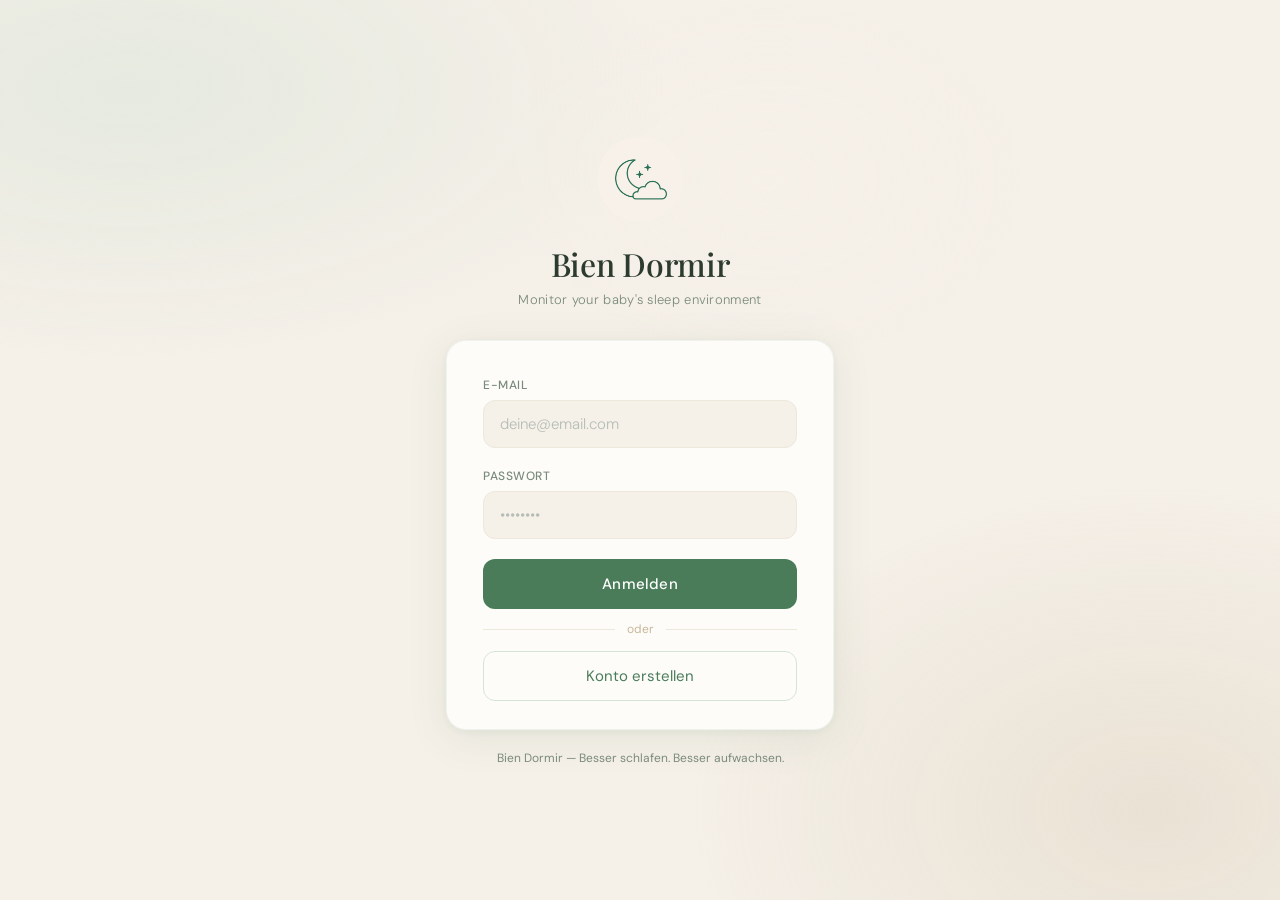
<file: index.html>
<!-- index.html
     Einstiegspunkt der WebApp. Leitet via Meta-Refresh sofort zu login.html weiter.
-->

<!DOCTYPE html>
<html lang="de">
<head>
  <meta charset="UTF-8" />
  <meta http-equiv="refresh" content="0; url=login.html" />
  <title>Bien Dormir</title>
</head>
<body></body>
</html>
</file>
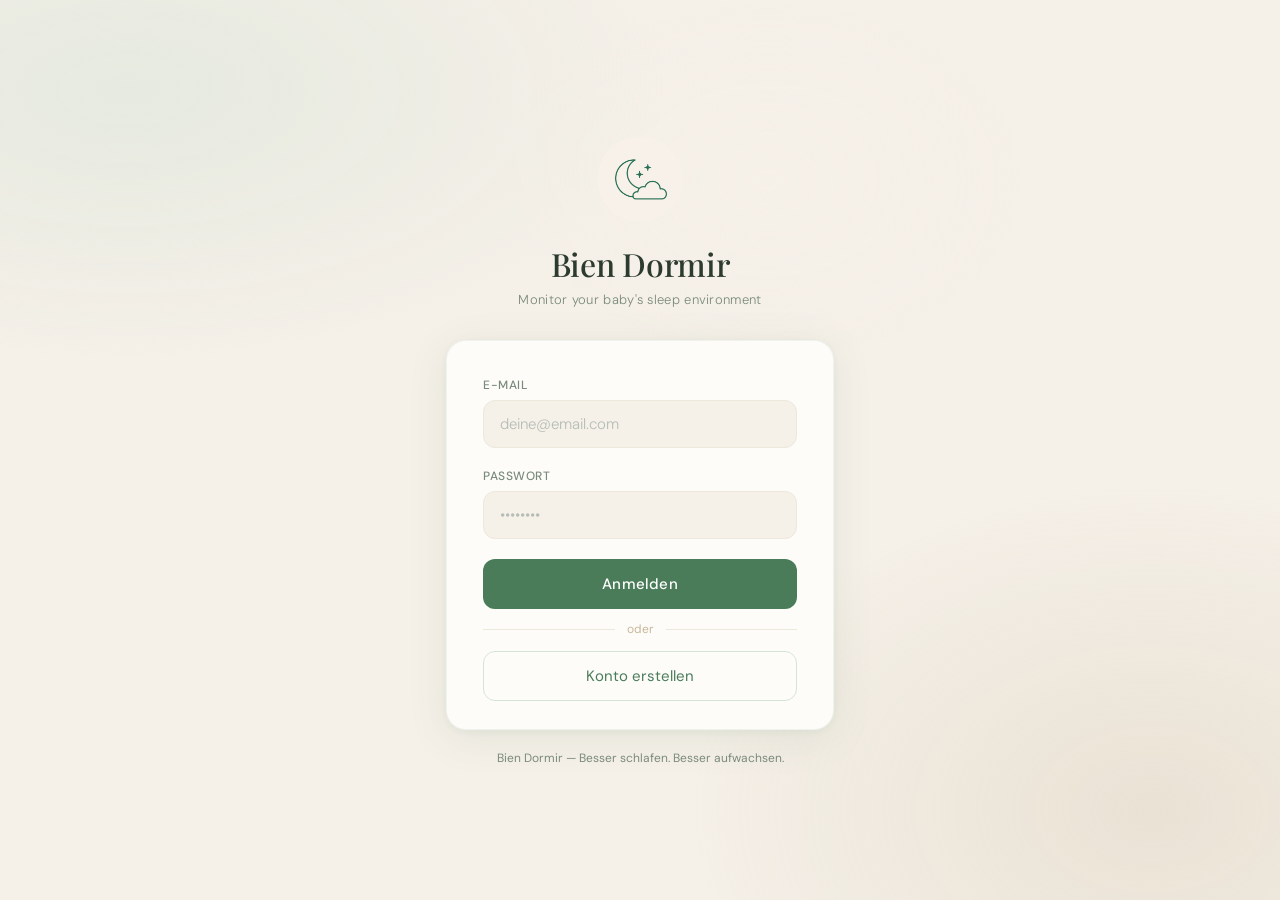
<file: login.html>
<!-- login.html
     Startseite nach dem Index-Redirect. Zeigt das Login-Formular mit Email und Passwort.
     Verlinkt zu register.html für neue Benutzer.
     Abhängigkeiten: css/style.css, js/login.js
-->
     
<!DOCTYPE html>
<html lang="de">
<head>
  <meta charset="UTF-8" />
  <meta name="viewport" content="width=device-width, initial-scale=1.0"/>
  <title>Bien Dormir — Login</title>
  <link rel="preconnect" href="https://fonts.googleapis.com">
  <link href="https://fonts.googleapis.com/css2?family=Playfair+Display:ital,wght@0,400;0,500;1,400&family=DM+Sans:wght@300;400;500&display=swap" rel="stylesheet">
  <link rel="stylesheet" href="css/style.css" />
</head>
<body class="page-auth">
  <div class="wrapper">

    <!-- Brand -->
    <div class="brand">
      <div class="logo-circle">
        <!-- Logo-Platzhalter: ersetze dieses img-Tag mit eurem Logo -->
        <img src="img/logo.png" alt="Bien Dormir Logo" class="logo-img" />
      </div>
      <h1>Bien Dormir</h1>
      <p>Monitor your baby's sleep environment</p>
    </div>

    <!-- Card -->
    <div class="card">
      <div id="errorMsg" class="error-msg" role="alert"></div>

      <form id="loginForm" novalidate>
        <div class="field">
          <label for="email">E-Mail</label>
          <input type="email" id="email" placeholder="deine@email.com" autocomplete="email" required />
        </div>
        <div class="field">
          <label for="password">Passwort</label>
          <input type="password" id="password" placeholder="••••••••" autocomplete="current-password" required />
        </div>
        <button type="submit" class="btn-primary" id="loginBtn">Anmelden</button>
      </form>

      <div class="divider">oder</div>
      <a href="register.html" class="btn-secondary">Konto erstellen</a>
    </div>

    <p class="footer-note">Bien Dormir &mdash; Besser schlafen. Besser aufwachsen.</p>
  </div>

  <script src="js/login.js"></script>

</body>
</html>
</file>
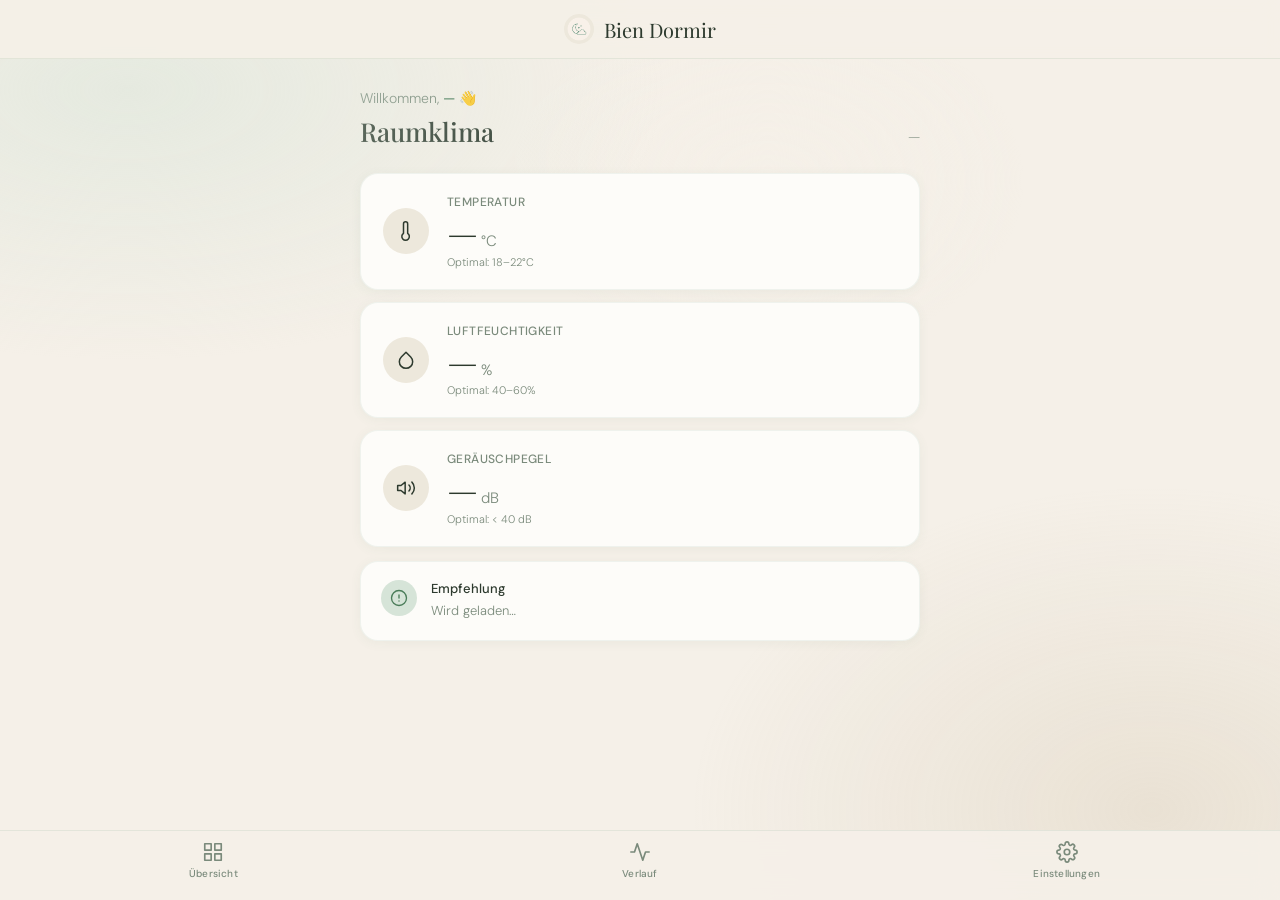
<file: monitor.html>
<!-- monitor.html
     Hauptseite nach dem Login. Zeigt Live-Sensordaten (Temperatur, Luftfeuchtigkeit, Geräuschpegel)
     sowie eine persönliche Empfehlung basierend auf den Grenzwerten des Users.
     Abhängigkeiten: css/style.css, js/monitor.js
-->

<!DOCTYPE html>
<html lang="de">
<head>
  <meta charset="UTF-8" />
  <meta name="viewport" content="width=device-width, initial-scale=1.0"/>
  <title>Bien Dormir — Monitor</title>
  <link rel="preconnect" href="https://fonts.googleapis.com">
  <link href="https://fonts.googleapis.com/css2?family=Playfair+Display:wght@400;500&family=DM+Sans:wght@300;400;500&display=swap" rel="stylesheet">
  <link rel="stylesheet" href="css/style.css" />
</head>
<body class="page-monitor">

  <!-- Header -->
  <header class="header">
    <div class="header-inner">
      <img src="img/logo.png" alt="Logo" class="header-logo" />
      <span class="header-title">Bien Dormir</span>
    </div>
  </header>

  <!-- Main -->
  <main class="monitor-main">

    <div class="welcome-row">
      <span class="welcome-text">Willkommen, <span id="userName">—</span> 👋</span>
    </div>
    <div class="page-title-row">
      <h1>Raumklima</h1>
      <span class="page-time" id="pageTime">—</span>
    </div>

    <!-- Sensor Cards -->
    <div class="sensor-grid">

      <div class="sensor-card" id="card-temp">
        <div class="sensor-icon-wrap">
          <svg viewBox="0 0 24 24" fill="none" stroke="currentColor" stroke-width="1.8" stroke-linecap="round" stroke-linejoin="round">
            <path d="M14 14.76V3.5a2.5 2.5 0 0 0-5 0v11.26a4.5 4.5 0 1 0 5 0z"/>
          </svg>
        </div>
        <div class="sensor-info">
          <div class="sensor-label">Temperatur</div>
          <div class="sensor-value"><span id="tempValue">—</span><span class="sensor-unit">°C</span></div>
          <div class="sensor-range">Optimal: 18–22°C</div>
        </div>
      </div>

      <div class="sensor-card" id="card-humidity">
        <div class="sensor-icon-wrap">
          <svg viewBox="0 0 24 24" fill="none" stroke="currentColor" stroke-width="1.8" stroke-linecap="round" stroke-linejoin="round">
            <path d="M12 2.69l5.66 5.66a8 8 0 1 1-11.31 0z"/>
          </svg>
        </div>
        <div class="sensor-info">
          <div class="sensor-label">Luftfeuchtigkeit</div>
          <div class="sensor-value"><span id="humidityValue">—</span><span class="sensor-unit">%</span></div>
          <div class="sensor-range">Optimal: 40–60%</div>
        </div>
      </div>

      <div class="sensor-card" id="card-noise">
        <div class="sensor-icon-wrap">
          <svg viewBox="0 0 24 24" fill="none" stroke="currentColor" stroke-width="1.8" stroke-linecap="round" stroke-linejoin="round">
            <polygon points="11 5 6 9 2 9 2 15 6 15 11 19 11 5"/>
            <path d="M15.54 8.46a5 5 0 0 1 0 7.07"/>
            <path d="M19.07 4.93a10 10 0 0 1 0 14.14"/>
          </svg>
        </div>
        <div class="sensor-info">
          <div class="sensor-label">Geräuschpegel</div>
          <div class="sensor-value"><span id="noiseValue">—</span><span class="sensor-unit">dB</span></div>
          <div class="sensor-range">Optimal: &lt; 40 dB</div>
        </div>
      </div>

    </div>

    <!-- Empfehlung -->
    <div class="recommendation-card" id="recommendationCard">
      <div class="recommendation-icon">
        <svg viewBox="0 0 24 24" fill="none" stroke="currentColor" stroke-width="1.8" stroke-linecap="round" stroke-linejoin="round">
          <circle cx="12" cy="12" r="10"/>
          <line x1="12" y1="8" x2="12" y2="12"/>
          <line x1="12" y1="16" x2="12.01" y2="16"/>
        </svg>
      </div>
      <div>
        <div class="recommendation-title">Empfehlung</div>
        <div class="recommendation-text" id="recommendationText">Wird geladen…</div>
      </div>
    </div>

  </main>

  <!-- Bottom Navigation -->
  <nav class="bottom-nav">
    <a href="monitor.html" class="nav-item">
      <svg viewBox="0 0 24 24" fill="none" stroke="currentColor" stroke-width="1.8" stroke-linecap="round" stroke-linejoin="round"><rect x="3" y="3" width="7" height="7"/><rect x="14" y="3" width="7" height="7"/><rect x="3" y="14" width="7" height="7"/><rect x="14" y="14" width="7" height="7"/></svg>
      <span>Übersicht</span>
    </a>
    <a href="history.html" class="nav-item">
      <svg viewBox="0 0 24 24" fill="none" stroke="currentColor" stroke-width="1.8" stroke-linecap="round" stroke-linejoin="round"><polyline points="22 12 18 12 15 21 9 3 6 12 2 12"/></svg>
      <span>Verlauf</span>
    </a>
    <a href="settings.html" class="nav-item">
      <svg viewBox="0 0 24 24" fill="none" stroke="currentColor" stroke-width="1.8" stroke-linecap="round" stroke-linejoin="round">
  <circle cx="12" cy="12" r="3"/>
  <path d="M19.4 15a1.65 1.65 0 0 0 .33 1.82l.06.06a2 2 0 0 1-2.83 2.83l-.06-.06a1.65 1.65 0 0 0-1.82-.33 1.65 1.65 0 0 0-1 1.51V21a2 2 0 0 1-4 0v-.09A1.65 1.65 0 0 0 9 19.4a1.65 1.65 0 0 0-1.82.33l-.06.06a2 2 0 0 1-2.83-2.83l.06-.06A1.65 1.65 0 0 0 4.68 15a1.65 1.65 0 0 0-1.51-1H3a2 2 0 0 1 0-4h.09A1.65 1.65 0 0 0 4.6 9a1.65 1.65 0 0 0-.33-1.82l-.06-.06a2 2 0 0 1 2.83-2.83l.06.06A1.65 1.65 0 0 0 9 4.68a1.65 1.65 0 0 0 1-1.51V3a2 2 0 0 1 4 0v.09a1.65 1.65 0 0 0 1 1.51 1.65 1.65 0 0 0 1.82-.33l.06-.06a2 2 0 0 1 2.83 2.83l-.06.06A1.65 1.65 0 0 0 19.4 9a1.65 1.65 0 0 0 1.51 1H21a2 2 0 0 1 0 4h-.09a1.65 1.65 0 0 0-1.51 1z"/>
</svg>
      <span>Einstellungen</span>
    </a>
  </nav>

  <script src="js/monitor.js"></script>

</body>
</html>
</file>
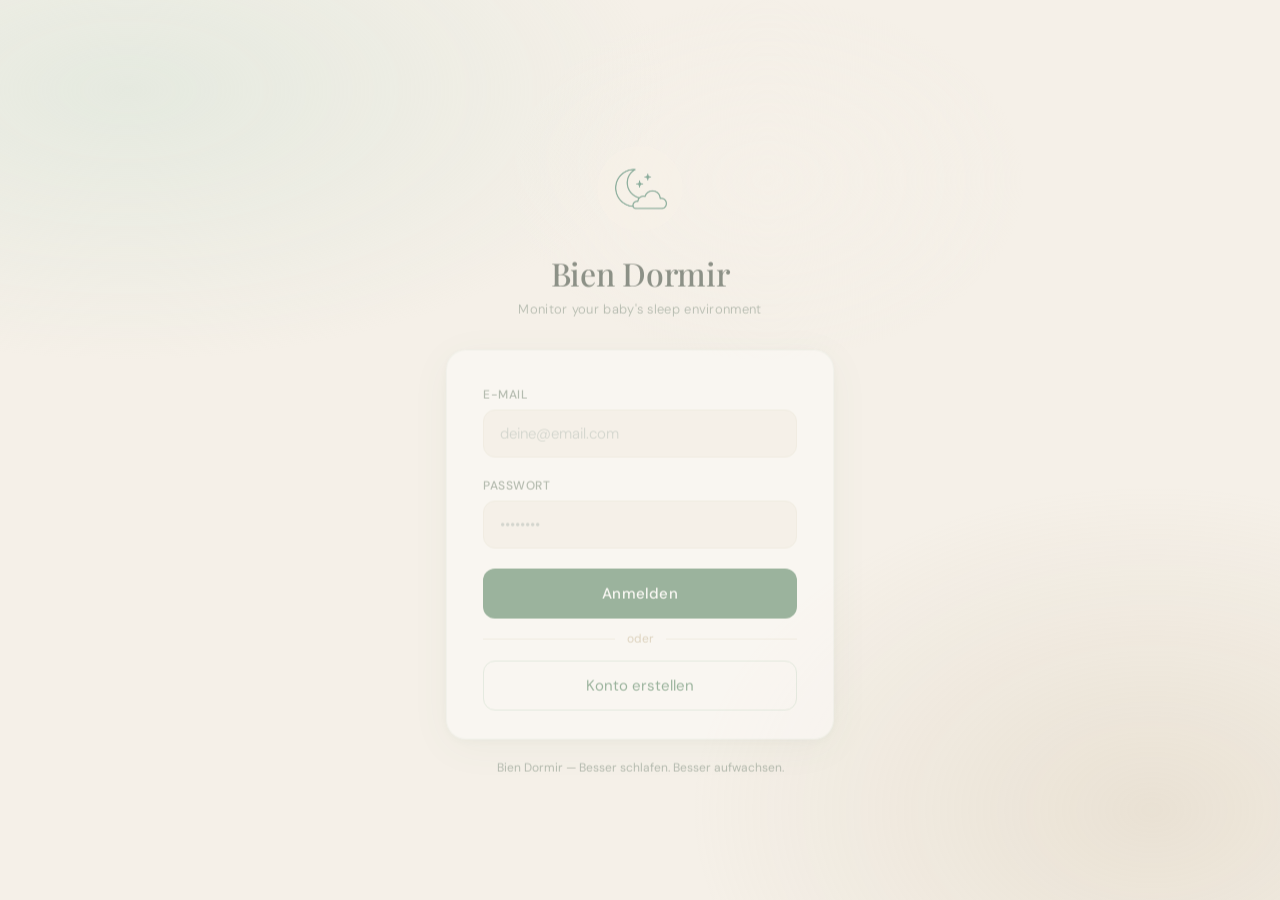
<file: profil.html>
<!-- profil.html
     Profilseite. Zeigt Vor- und Nachname des eingeloggten Users und ermöglicht Änderungen.
     Abhängigkeiten: css/style.css, js/profil.js, js/auth.js
-->

<!DOCTYPE html>
<html lang="de">
<head>
  <meta charset="UTF-8" />
  <meta name="viewport" content="width=device-width, initial-scale=1.0"/>
  <title>Bien Dormir — Profil</title>

  <link rel="preconnect" href="https://fonts.googleapis.com">
  <link href="https://fonts.googleapis.com/css2?family=Playfair+Display:wght@400;500&family=DM+Sans:wght@300;400;500&display=swap" rel="stylesheet">

  <link rel="stylesheet" href="css/style.css" />
</head>

<body class="page-monitor">

  <!-- Header -->
  <header class="header">
    <div class="header-inner">
      <img src="img/logo.png" alt="Logo" class="header-logo" />
      <span class="header-title">Bien Dormir</span>
    </div>
  </header>

  <!-- Main -->
  <main class="monitor-main">

    <div class="page-title-row">
      <h1>Profil</h1>
    </div>

    <section class="settings-section">
      <h2 class="settings-heading">Persönliche Angaben</h2>

      <div class="profile-card">

        <div id="successMsg" class="success-msg" role="status"></div>
        <div id="errorMsg" class="error-msg" role="alert"></div>

        <form id="profilForm">

          <div class="field">
            <label for="vorname">Vorname</label>
            <input type="text" id="vorname" placeholder="Vorname" />
          </div>

          <div class="field">
            <label for="nachname">Nachname</label>
            <input type="text" id="nachname" placeholder="Nachname" />
          </div>

          <button type="submit" class="btn-primary" id="saveProfileBtn">
            Profil speichern
          </button>

        </form>

      </div>
    </section>

  </main>

  <!-- Bottom Navigation -->
  <nav class="bottom-nav">

    <a href="monitor.html" class="nav-item">
      <svg viewBox="0 0 24 24" fill="none" stroke="currentColor" stroke-width="1.8" stroke-linecap="round" stroke-linejoin="round">
        <rect x="3" y="3" width="7" height="7"/>
        <rect x="14" y="3" width="7" height="7"/>
        <rect x="3" y="14" width="7" height="7"/>
        <rect x="14" y="14" width="7" height="7"/>
      </svg>
      <span>Monitor</span>
    </a>

    <a href="history.html" class="nav-item">
      <svg viewBox="0 0 24 24" fill="none" stroke="currentColor" stroke-width="1.8" stroke-linecap="round" stroke-linejoin="round">
        <polyline points="22 12 18 12 15 21 9 3 6 12 2 12"/>
      </svg>
      <span>Verlauf</span>
    </a>

    <a href="settings.html" class="nav-item active">
      <svg viewBox="0 0 24 24" fill="none" stroke="currentColor" stroke-width="1.8" stroke-linecap="round" stroke-linejoin="round">
        <circle cx="12" cy="12" r="3"/>
        <path d="M19.4 15a1.65 1.65 0 0 0 .33 1.82l.06.06a2 2 0 0 1-2.83 2.83l-.06-.06a1.65 1.65 0 0 0-1.82-.33 1.65 1.65 0 0 0-1 1.51V21a2 2 0 0 1-4 0v-.09A1.65 1.65 0 0 0 9 19.4a1.65 1.65 0 0 0-1.82.33l-.06.06a2 2 0 0 1-2.83-2.83l.06-.06A1.65 1.65 0 0 0 4.68 15a1.65 1.65 0 0 0-1.51-1H3a2 2 0 0 1 0-4h.09A1.65 1.65 0 0 0 4.6 9a1.65 1.65 0 0 0-.33-1.82l-.06-.06a2 2 0 0 1 2.83-2.83l.06.06A1.65 1.65 0 0 0 9 4.68a1.65 1.65 0 0 0 1-1.51V3a2 2 0 0 1 4 0v.09a1.65 1.65 0 0 0 1 1.51 1.65 1.65 0 0 0 1.82-.33l.06-.06a2 2 0 0 1 2.83 2.83l-.06.06A1.65 1.65 0 0 0 19.4 9a1.65 1.65 0 0 0 1.51 1H21a2 2 0 0 1 0 4h-.09a1.65 1.65 0 0 0-1.51 1z"/>
      </svg>
      <span>Settings</span>
    </a>

  </nav>

  <script src="js/auth.js"></script>
  <script src="js/profil.js"></script>

</body>
</html>
</file>
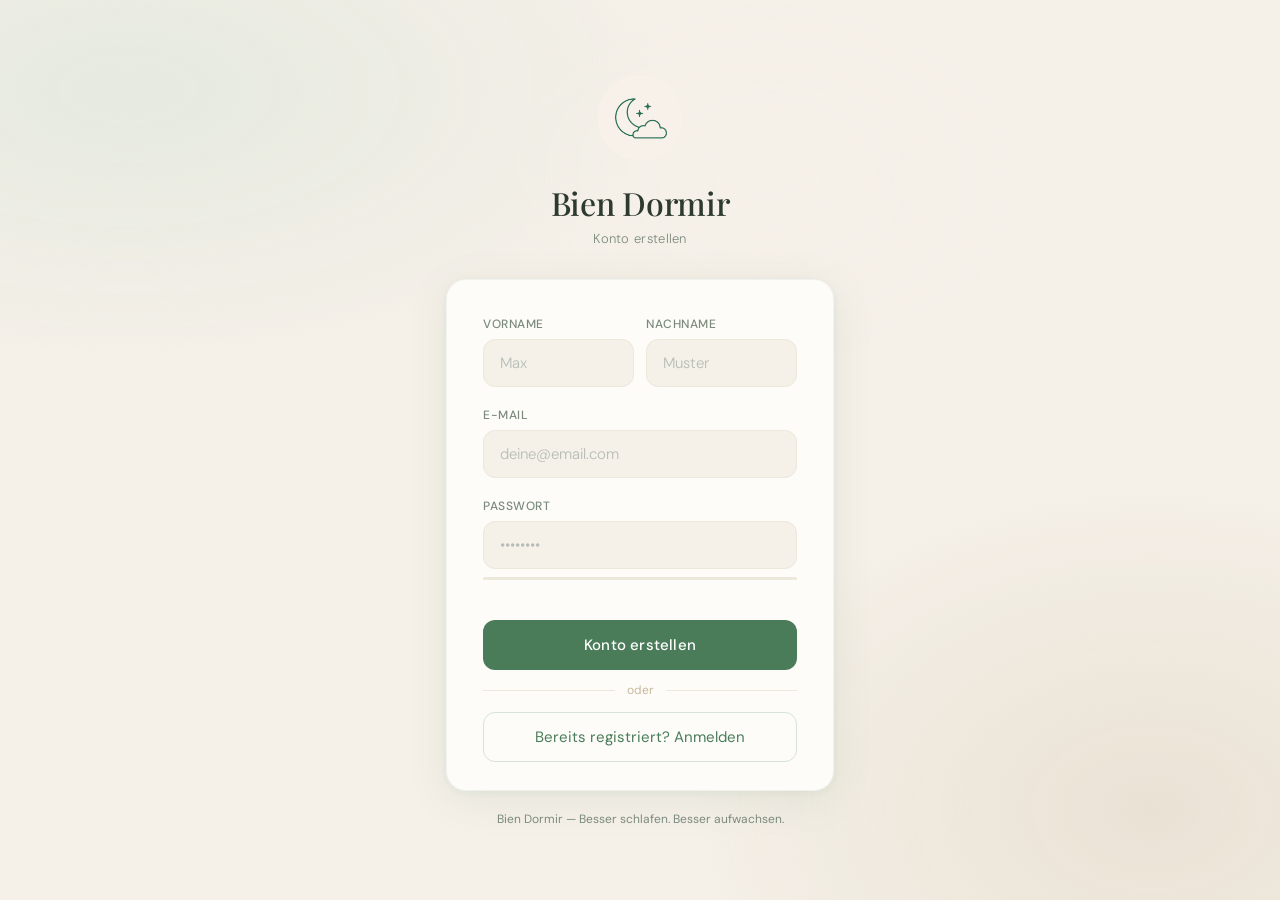
<file: register.html>
<!-- register.html
     Registrierungsformular für neue Benutzer.
     Erfasst Vorname, Nachname, Email und Passwort (mit Stärke-Anzeige).
     Abhängigkeiten: css/style.css, js/register.js
-->
     
<!DOCTYPE html>
<html lang="de">
<head>
  <meta charset="UTF-8" />
  <meta name="viewport" content="width=device-width, initial-scale=1.0"/>
  <title>Bien Dormir — Registrieren</title>
  <link rel="preconnect" href="https://fonts.googleapis.com">
  <link href="https://fonts.googleapis.com/css2?family=Playfair+Display:ital,wght@0,400;0,500;1,400&family=DM+Sans:wght@300;400;500&display=swap" rel="stylesheet">
  <link rel="stylesheet" href="css/style.css" />
</head>
<body class="page-auth">
  <div class="wrapper">

    <div class="brand">
      <div class="logo-circle">
        <img src="img/logo.png" alt="Bien Dormir Logo" class="logo-img" />
      </div>
      <h1>Bien Dormir</h1>
      <p>Konto erstellen</p>
    </div>

    <div class="card">
      <div id="errorMsg"   class="error-msg"   role="alert"></div>
      <div id="successMsg" class="success-msg" role="status"></div>

      <form id="registerForm" novalidate>
        <div class="field-row">
          <div class="field">
            <label for="firstname">Vorname</label>
            <input type="text" id="firstname" placeholder="Max" autocomplete="given-name" required />
          </div>
          <div class="field">
            <label for="lastname">Nachname</label>
            <input type="text" id="lastname" placeholder="Muster" autocomplete="family-name" required />
          </div>
        </div>
        <div class="field">
          <label for="email">E-Mail</label>
          <input type="email" id="email" placeholder="deine@email.com" autocomplete="email" required />
        </div>
        <div class="field">
          <label for="password">Passwort</label>
          <input type="password" id="password" placeholder="••••••••" autocomplete="new-password" required />
          <div class="strength-bar">
            <div class="strength-fill" id="strengthFill"></div>
          </div>
          <div class="strength-label" id="strengthLabel"></div>
        </div>
        <button type="submit" class="btn-primary" id="registerBtn">Konto erstellen</button>
      </form>

      <div class="divider">oder</div>
      <a href="login.html" class="btn-secondary">Bereits registriert? Anmelden</a>
    </div>

    <p class="footer-note">Bien Dormir &mdash; Besser schlafen. Besser aufwachsen.</p>
  </div>

  <script src="js/register.js"></script>

</body>
</html>
</file>
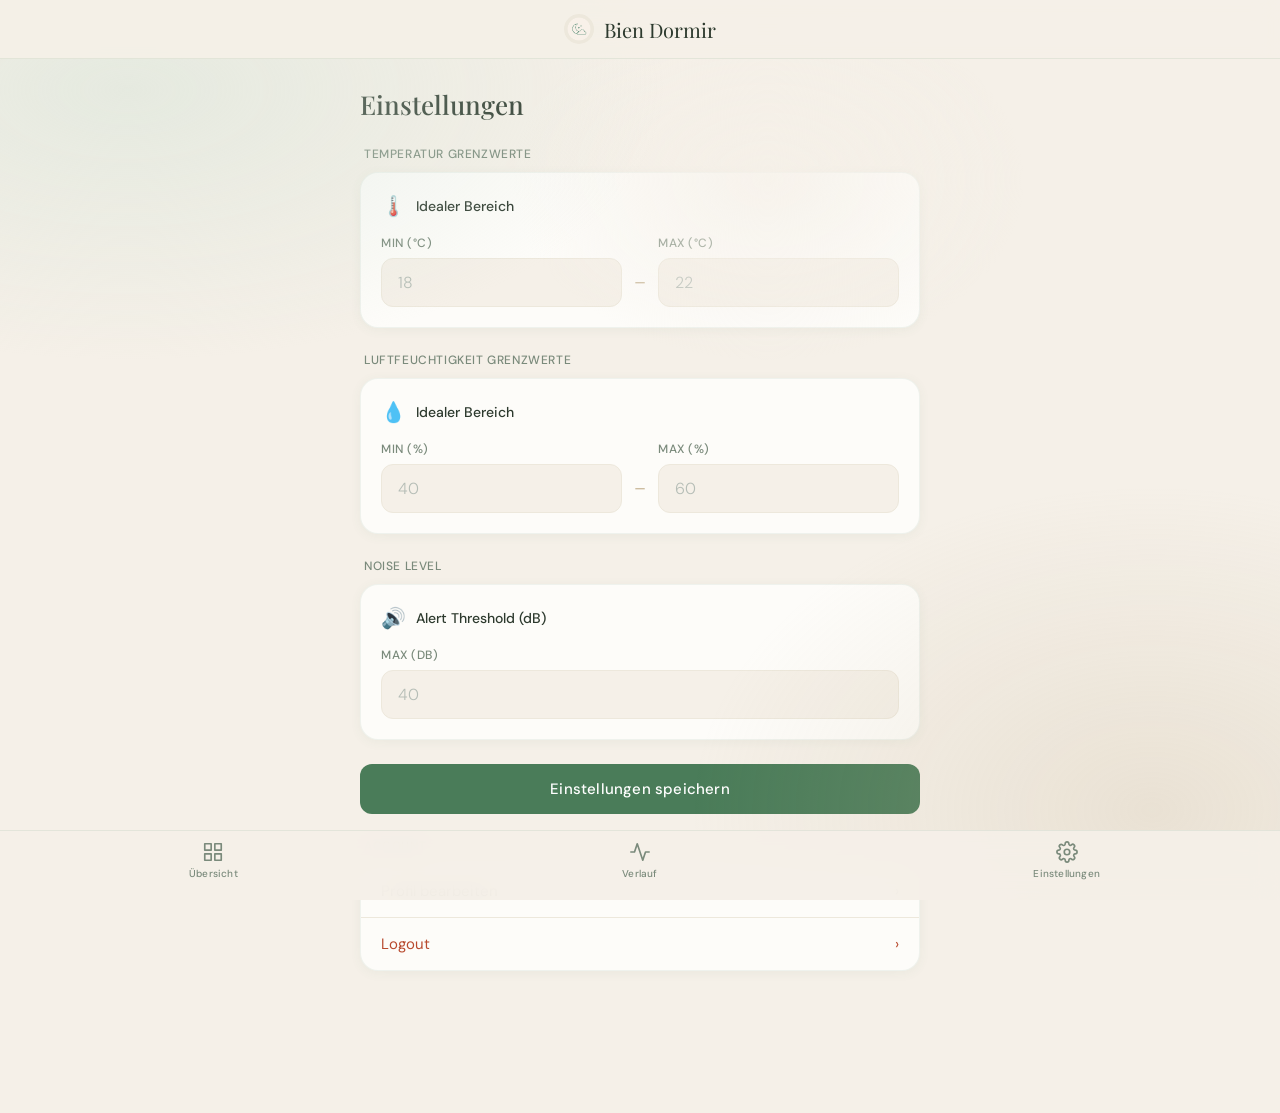
<file: settings.html>
<!-- settings.html
     Einstellungsseite. Ermöglicht dem User persönliche Grenzwerte für alle drei Sensoren
     festzulegen sowie Profil zu bearbeiten und sich auszuloggen.
     Abhängigkeiten: css/style.css, js/settings.js, js/logout.js
-->

<!DOCTYPE html>
<html lang="de">
<head>
  <meta charset="UTF-8" />
  <meta name="viewport" content="width=device-width, initial-scale=1.0"/>
  <title>Bien Dormir — Einstellungen</title>
  <link rel="preconnect" href="https://fonts.googleapis.com">
  <link href="https://fonts.googleapis.com/css2?family=Playfair+Display:wght@400;500&family=DM+Sans:wght@300;400;500&display=swap" rel="stylesheet">
  <link rel="stylesheet" href="css/style.css" />
</head>
<body class="page-monitor">

  <header class="header">
    <div class="header-inner">
      <img src="img/logo.png" alt="Logo" class="header-logo" />
      <span class="header-title">Bien Dormir</span>
    </div>
  </header>

  <main class="monitor-main">

    <div class="page-title-row">
      <h1>Einstellungen</h1>
    </div>

    <div id="settingsSuccess" class="success-msg" role="status"></div>
    <div id="settingsError"   class="error-msg"   role="alert"></div>

    <form id="settingsForm">

      <!-- Temperatur -->
      <section class="settings-section">
        <h2 class="settings-heading">Temperatur Grenzwerte</h2>
        <div class="threshold-card">
          <div class="threshold-header">
            <span class="threshold-icon">🌡️</span>
            <span class="threshold-title">Idealer Bereich</span>
          </div>
          <div class="threshold-row">
            <div class="threshold-field">
              <label for="temp_min">Min (°C)</label>
              <input type="number" id="temp_min" step="0.5" min="10" max="30" placeholder="18" />
            </div>
            <div class="threshold-divider">–</div>
            <div class="threshold-field">
              <label for="temp_max">Max (°C)</label>
              <input type="number" id="temp_max" step="0.5" min="10" max="30" placeholder="22" />
            </div>
          </div>
        </div>
      </section>

      <!-- Luftfeuchtigkeit -->
      <section class="settings-section">
        <h2 class="settings-heading">Luftfeuchtigkeit Grenzwerte</h2>
        <div class="threshold-card">
          <div class="threshold-header">
            <span class="threshold-icon">💧</span>
            <span class="threshold-title">Idealer Bereich</span>
          </div>
          <div class="threshold-row">
            <div class="threshold-field">
              <label for="hum_min">Min (%)</label>
              <input type="number" id="hum_min" step="1" min="10" max="90" placeholder="40" />
            </div>
            <div class="threshold-divider">–</div>
            <div class="threshold-field">
              <label for="hum_max">Max (%)</label>
              <input type="number" id="hum_max" step="1" min="10" max="90" placeholder="60" />
            </div>
          </div>
        </div>
      </section>

      <!-- Lautstärke -->
      <section class="settings-section">
        <h2 class="settings-heading">Noise Level</h2>
        <div class="threshold-card">
          <div class="threshold-header">
            <span class="threshold-icon">🔊</span>
            <span class="threshold-title">Alert Threshold (dB)</span>
          </div>
          <div class="threshold-field">
            <label for="noise_max">Max (dB)</label>
            <input type="number" id="noise_max" step="1" min="10" max="100" placeholder="40" />
          </div>
        </div>
      </section>

      <button type="submit" class="btn-primary" id="saveSettingsBtn">Einstellungen speichern</button>

    </form>

    <!-- Account -->
    <section class="settings-section" style="margin-top: 12px;">
      <h2 class="settings-heading">Account</h2>
      <div class="settings-card">
        <a href="profil.html" class="settings-link">
          <span>Profil bearbeiten</span>
          <span>›</span>
        </a>
        <a href="#" class="settings-link logout-link" id="logoutBtn">
          <span>Logout</span>
          <span>›</span>
        </a>
      </div>
    </section>

  </main>

 <nav class="bottom-nav">
    <a href="monitor.html" class="nav-item">
      <svg viewBox="0 0 24 24" fill="none" stroke="currentColor" stroke-width="1.8" stroke-linecap="round" stroke-linejoin="round"><rect x="3" y="3" width="7" height="7"/><rect x="14" y="3" width="7" height="7"/><rect x="3" y="14" width="7" height="7"/><rect x="14" y="14" width="7" height="7"/></svg>
      <span>Übersicht</span>
    </a>
    <a href="history.html" class="nav-item">
      <svg viewBox="0 0 24 24" fill="none" stroke="currentColor" stroke-width="1.8" stroke-linecap="round" stroke-linejoin="round"><polyline points="22 12 18 12 15 21 9 3 6 12 2 12"/></svg>
      <span>Verlauf</span>
    </a>
    <a href="settings.html" class="nav-item">
      <svg viewBox="0 0 24 24" fill="none" stroke="currentColor" stroke-width="1.8" stroke-linecap="round" stroke-linejoin="round">
  <circle cx="12" cy="12" r="3"/>
  <path d="M19.4 15a1.65 1.65 0 0 0 .33 1.82l.06.06a2 2 0 0 1-2.83 2.83l-.06-.06a1.65 1.65 0 0 0-1.82-.33 1.65 1.65 0 0 0-1 1.51V21a2 2 0 0 1-4 0v-.09A1.65 1.65 0 0 0 9 19.4a1.65 1.65 0 0 0-1.82.33l-.06.06a2 2 0 0 1-2.83-2.83l.06-.06A1.65 1.65 0 0 0 4.68 15a1.65 1.65 0 0 0-1.51-1H3a2 2 0 0 1 0-4h.09A1.65 1.65 0 0 0 4.6 9a1.65 1.65 0 0 0-.33-1.82l-.06-.06a2 2 0 0 1 2.83-2.83l.06.06A1.65 1.65 0 0 0 9 4.68a1.65 1.65 0 0 0 1-1.51V3a2 2 0 0 1 4 0v.09a1.65 1.65 0 0 0 1 1.51 1.65 1.65 0 0 0 1.82-.33l.06-.06a2 2 0 0 1 2.83 2.83l-.06.06A1.65 1.65 0 0 0 19.4 9a1.65 1.65 0 0 0 1.51 1H21a2 2 0 0 1 0 4h-.09a1.65 1.65 0 0 0-1.51 1z"/>
</svg>
      <span>Einstellungen</span>
    </a>
  </nav>

  <script src="js/settings.js"></script>
  <script src="js/logout.js"></script>

</body>
</html>
</file>
<file: css/style.css>
/* style.css
   Zentrale Stylesheet-Datei für alle Seiten der Bien Dormir WebApp.
   Enthält Styles für: Login/Register (page-auth), Monitor, Verlauf, Settings und Profil (page-monitor).
   Alle CSS-Variablen (Farben, Schatten) sind im :root Block definiert.
*/

/* ── Reset & Variablen ──────────────────────────────────────── */

*, *::before, *::after { box-sizing: border-box; margin: 0; padding: 0; }

:root {
  --cream:       #f5f0e8;
  --beige:       #ede8dc;
  --sage:        #4a7c59;
  --sage-light:  #7aab8a;
  --sage-pale:   #d6e4d8;
  --sand:        #c9b89a;
  --text:        #2d3a2e;
  --muted:       #7a8a7b;
  --white:       #fdfcf9;
  --card-shadow: 0 8px 40px rgba(74,124,89,0.10), 0 2px 8px rgba(74,124,89,0.06);
}

/* ── Basis Body ─────────────────────────────────────────────── */

body {
  min-height: 100vh;
  background: var(--cream);
  font-family: 'DM Sans', sans-serif;
  color: var(--text);
  position: relative;
}

/* Hintergrund-Gradient für alle Seiten */
body::before {
  content: '';
  position: fixed;
  inset: 0;
  background:
    radial-gradient(ellipse 70% 50% at 10% 10%, rgba(214,228,216,0.5) 0%, transparent 60%),
    radial-gradient(ellipse 60% 60% at 90% 90%, rgba(201,184,154,0.25) 0%, transparent 60%),
    radial-gradient(ellipse 40% 40% at 60% 20%, rgba(245,240,232,0.8) 0%, transparent 50%);
  pointer-events: none;
}

/* ── Animationen ────────────────────────────────────────────── */

@keyframes fadeUp {
  from { opacity: 0; transform: translateY(20px); }
  to   { opacity: 1; transform: translateY(0); }
}

@keyframes float {
  from { transform: translateY(0px)   rotate(0deg); }
  to   { transform: translateY(-12px) rotate(20deg); }
}

/* ============================================================
   LOGIN & REGISTER
   ============================================================ */

body.page-auth {
  display: flex;
  align-items: center;
  justify-content: center;
  overflow: hidden;
}

/* Dekorative Sternchen */
.bg-deco {
  position: fixed;
  inset: 0;
  pointer-events: none;
  overflow: hidden;
}

.star {
  position: absolute;
  color: var(--sage-light);
  opacity: 0.18;
  font-size: 10px;
  animation: float 8s ease-in-out infinite alternate;
}

.s1 { top:  8%; left: 12%; animation-duration:  9s; animation-delay: 0.0s; }
.s2 { top: 15%; left: 75%; animation-duration: 11s; animation-delay: 1.0s; }
.s3 { top: 72%; left:  8%; animation-duration:  8s; animation-delay: 2.0s; }
.s4 { top: 80%; left: 85%; animation-duration: 10s; animation-delay: 0.5s; }
.s5 { top: 45%; left: 92%; animation-duration: 12s; animation-delay: 3.0s; }
.s6 { top: 30%; left:  4%; animation-duration:  7s; animation-delay: 1.5s; }
.s7 { top: 60%; left: 50%; animation-duration:  9s; animation-delay: 4.0s; opacity: 0.08; }

/* Wrapper */
.wrapper {
  width: 100%;
  max-width: 420px;
  padding: 24px 16px;
  position: relative;
  z-index: 1;
  animation: fadeUp 0.6s cubic-bezier(0.22, 1, 0.36, 1) both;
}

/* Brand / Logo */
.brand {
  text-align: center;
  margin-bottom: 32px;
}

.logo-circle {
  width: 90px;
  height: 90px;
  background: transparent;
  border-radius: 50%;
  display: flex;
  align-items: center;
  justify-content: center;
  margin: 0 auto 18px;
  border: none;
  overflow: visible;
}

.logo-img {
  width: 90px;
  height: 90px;
  object-fit: contain;
}

.brand h1 {
  font-family: 'Playfair Display', serif;
  font-size: 32px;
  font-weight: 500;
  color: var(--text);
  letter-spacing: -0.3px;
  margin-bottom: 6px;
}

.brand p {
  font-size: 13px;
  color: var(--muted);
  font-weight: 300;
  letter-spacing: 0.3px;
}

/* Card */
.card {
  background: var(--white);
  border-radius: 20px;
  padding: 36px 36px 28px;
  box-shadow: var(--card-shadow);
  border: 1px solid rgba(74,124,89,0.08);
}

/* Formularfelder */
.field {
  margin-bottom: 20px;
}

.field-row {
  display: flex;
  gap: 12px;
  margin-bottom: 0;
}

.field-row .field {
  flex: 1;
}

label {
  display: block;
  font-size: 12px;
  font-weight: 500;
  color: var(--muted);
  letter-spacing: 0.5px;
  text-transform: uppercase;
  margin-bottom: 7px;
}

input[type="email"],
input[type="password"],
input[type="text"] {
  width: 100%;
  padding: 13px 16px;
  border: 1.5px solid var(--beige);
  border-radius: 12px;
  font-family: 'DM Sans', sans-serif;
  font-size: 15px;
  color: var(--text);
  background: var(--cream);
  outline: none;
  transition: border-color 0.2s, background 0.2s, box-shadow 0.2s;
}

input::placeholder {
  color: #b5bdb6;
  font-weight: 300;
}

input:focus {
  border-color: var(--sage);
  background: var(--white);
  box-shadow: 0 0 0 3px rgba(74,124,89,0.10);
}

/* Passwort-Stärke */
.strength-bar {
  height: 3px;
  border-radius: 2px;
  background: var(--beige);
  margin-top: 8px;
  overflow: hidden;
}

.strength-fill {
  height: 100%;
  border-radius: 2px;
  width: 0%;
  transition: width 0.3s, background 0.3s;
}

.strength-label {
  font-size: 11px;
  color: var(--muted);
  margin-top: 4px;
  min-height: 16px;
}

/* Feedback Messages */
.error-msg {
  display: none;
  background: #fdf0ec;
  border: 1px solid #e8c4b5;
  color: #9b4a2e;
  border-radius: 10px;
  padding: 11px 14px;
  font-size: 13px;
  margin-bottom: 18px;
}
.error-msg.visible { display: block; }

.success-msg {
  display: none;
  background: #f0f7f1;
  border: 1px solid #a8d4b2;
  color: #2d6b3e;
  border-radius: 10px;
  padding: 11px 14px;
  font-size: 13px;
  margin-bottom: 18px;
}
.success-msg.visible { display: block; }

/* Buttons */
.btn-primary {
  width: 100%;
  padding: 15px;
  background: var(--sage);
  color: #fff;
  border: none;
  border-radius: 12px;
  font-family: 'DM Sans', sans-serif;
  font-size: 15px;
  font-weight: 500;
  cursor: pointer;
  transition: background 0.2s, transform 0.15s;
  margin-bottom: 12px;
  letter-spacing: 0.2px;
}
.btn-primary:hover    { background: #3d6b4a; }
.btn-primary:active   { transform: scale(0.98); }
.btn-primary:disabled { opacity: 0.6; cursor: not-allowed; }

.btn-secondary {
  width: 100%;
  padding: 14px;
  background: transparent;
  color: var(--sage);
  border: 1.5px solid var(--sage-pale);
  border-radius: 12px;
  font-family: 'DM Sans', sans-serif;
  font-size: 15px;
  font-weight: 400;
  cursor: pointer;
  transition: background 0.2s, border-color 0.2s;
  text-decoration: none;
  display: block;
  text-align: center;
}
.btn-secondary:hover {
  background: var(--sage-pale);
  border-color: var(--sage-light);
}

/* Divider */
.divider {
  display: flex;
  align-items: center;
  gap: 12px;
  margin: 0 0 14px;
  color: var(--sand);
  font-size: 12px;
}
.divider::before,
.divider::after {
  content: '';
  flex: 1;
  height: 1px;
  background: var(--beige);
}

/* Footer */
.footer-note {
  text-align: center;
  margin-top: 20px;
  font-size: 12px;
  color: var(--muted);
}

/* ============================================================
   MONITOR / VERLAUF / SETTINGS / PROFIL (page-monitor)
   ============================================================ */

body.page-monitor {
  display: block;
  overflow: auto;
  padding-bottom: 90px;
}

/* Header */
.header {
  position: sticky;
  top: 0;
  z-index: 100;
  background: rgba(245,240,232,0.92);
  backdrop-filter: blur(12px);
  -webkit-backdrop-filter: blur(12px);
  border-bottom: 1px solid rgba(74,124,89,0.10);
  padding: 14px 20px;
}

.header-inner {
  max-width: 600px;
  margin: 0 auto;
  display: flex;
  align-items: center;
  justify-content: center;
  gap: 10px;
}

.header-logo {
  width: 30px;
  height: 30px;
  object-fit: contain;
  border-radius: 50%;
  background: var(--beige);
  padding: 3px;
}

.header-title {
  font-family: 'Playfair Display', serif;
  font-size: 20px;
  font-weight: 400;
  color: var(--text);
}

/* Main Content */
.monitor-main {
  max-width: 600px;
  margin: 0 auto;
  padding: 28px 20px;
}

.page-title-row {
  display: flex;
  align-items: baseline;
  justify-content: space-between;
  margin-bottom: 24px;
}

.page-title-row h1 {
  font-family: 'Playfair Display', serif;
  font-size: 26px;
  font-weight: 500;
  color: var(--text);
}

.page-time {
  font-size: 15px;
  color: var(--muted);
  font-weight: 300;
}

/* Willkommenszeile */
.welcome-row {
  margin-bottom: 6px;
}

.welcome-text {
  font-size: 14px;
  color: var(--muted);
  font-weight: 300;
}

.welcome-text span {
  font-weight: 500;
  color: var(--sage);
}

/* Bottom Navigation */
.bottom-nav {
  position: fixed;
  bottom: 0;
  left: 0;
  right: 0;
  background: rgba(245,240,232,0.95);
  backdrop-filter: blur(12px);
  -webkit-backdrop-filter: blur(12px);
  border-top: 1px solid rgba(74,124,89,0.10);
  display: flex;
  justify-content: space-around;
  padding: 10px 0 20px;
  z-index: 100;
}

.nav-item {
  display: flex;
  flex-direction: column;
  align-items: center;
  gap: 4px;
  text-decoration: none;
  color: var(--muted);
  flex: 1;
  transition: color 0.2s;
}

.nav-item svg {
  width: 22px;
  height: 22px;
}

.nav-item span {
  font-size: 10px;
  font-weight: 500;
  letter-spacing: 0.2px;
}

.nav-item.active { color: var(--sage); }

/* ============================================================
   MONITOR — Sensor Cards & Empfehlung
   ============================================================ */

.sensor-grid {
  display: flex;
  flex-direction: column;
  gap: 12px;
  margin-bottom: 14px;
}

.sensor-card {
  display: flex;
  align-items: center;
  gap: 18px;
  padding: 20px 22px;
  border-radius: 18px;
  background: var(--white);
  border: 1px solid rgba(74,124,89,0.08);
  box-shadow: 0 2px 12px rgba(74,124,89,0.06);
  transition: background 0.4s, border-color 0.4s;
  animation: fadeUp 0.45s cubic-bezier(0.22,1,0.36,1) both;
}

.sensor-card:nth-child(1) { animation-delay: 0.05s; }
.sensor-card:nth-child(2) { animation-delay: 0.10s; }
.sensor-card:nth-child(3) { animation-delay: 0.15s; }

.sensor-card.status-ok    { background: #f0f5f1; border-color: rgba(74,124,89,0.20); }
.sensor-card.status-warn  { background: #fdf6ec; border-color: rgba(201,184,154,0.50); }
.sensor-card.status-alert { background: #fdf0ec; border-color: rgba(180,90,70,0.20); }

.sensor-icon-wrap {
  width: 46px;
  height: 46px;
  border-radius: 50%;
  background: var(--beige);
  display: flex;
  align-items: center;
  justify-content: center;
  flex-shrink: 0;
  transition: background 0.4s;
}

.status-ok    .sensor-icon-wrap { background: rgba(74,124,89,0.12); }
.status-warn  .sensor-icon-wrap { background: rgba(201,184,154,0.40); }
.status-alert .sensor-icon-wrap { background: rgba(224,122,95,0.12); }

.sensor-icon-wrap svg {
  width: 20px;
  height: 20px;
  color: var(--text);
  transition: color 0.4s;
}

.status-ok    .sensor-icon-wrap svg { color: var(--sage); }
.status-warn  .sensor-icon-wrap svg { color: #a07830; }
.status-alert .sensor-icon-wrap svg { color: #b84a2e; }

.sensor-info { flex: 1; }

.sensor-label {
  font-size: 12px;
  font-weight: 500;
  letter-spacing: 0.4px;
  color: var(--muted);
  margin-bottom: 2px;
  text-transform: uppercase;
}

.sensor-value {
  display: flex;
  align-items: baseline;
  gap: 3px;
  margin-bottom: 3px;
}

.sensor-value span:first-child {
  font-family: 'Playfair Display', serif;
  font-size: 36px;
  font-weight: 400;
  color: var(--text);
  line-height: 1.1;
  transition: color 0.3s;
}

.sensor-unit {
  font-size: 15px;
  color: var(--muted);
  font-weight: 300;
}

.sensor-range {
  font-size: 11px;
  color: var(--muted);
  font-weight: 300;
}

/* Empfehlung */
.recommendation-card {
  display: flex;
  align-items: flex-start;
  gap: 14px;
  background: var(--white);
  border-radius: 18px;
  padding: 18px 20px;
  border: 1px solid rgba(74,124,89,0.08);
  box-shadow: 0 2px 12px rgba(74,124,89,0.06);
  animation: fadeUp 0.45s cubic-bezier(0.22,1,0.36,1) 0.20s both;
  transition: background 0.4s, border-color 0.4s;
}

.recommendation-card.warn  { background: #fdf6ec; border-color: rgba(201,184,154,0.50); }
.recommendation-card.alert { background: #fdf0ec; border-color: rgba(180,90,70,0.20); }

.recommendation-icon {
  width: 36px;
  height: 36px;
  border-radius: 50%;
  background: var(--sage-pale);
  display: flex;
  align-items: center;
  justify-content: center;
  flex-shrink: 0;
}

.recommendation-icon svg { width: 18px; height: 18px; color: var(--sage); }

.recommendation-card.warn  .recommendation-icon     { background: rgba(201,184,154,0.30); }
.recommendation-card.warn  .recommendation-icon svg { color: #a07830; }
.recommendation-card.alert .recommendation-icon     { background: rgba(224,122,95,0.12); }
.recommendation-card.alert .recommendation-icon svg { color: #b84a2e; }

.recommendation-title {
  font-size: 13px;
  font-weight: 500;
  color: var(--text);
  margin-bottom: 4px;
}

.recommendation-text {
  font-size: 13px;
  color: var(--muted);
  line-height: 1.6;
  font-weight: 300;
}

.rec-item {
  display: flex;
  align-items: flex-start;
  gap: 10px;
  padding: 6px 0;
  border-bottom: 1px solid rgba(74,124,89,0.08);
  font-size: 13px;
  color: var(--muted);
  line-height: 1.5;
}

.rec-item:first-child { padding-top: 0; }
.rec-item:last-child  { border-bottom: none; padding-bottom: 0; }

.rec-item-icon { font-size: 16px; flex-shrink: 0; margin-top: 1px; }
.rec-item strong { color: var(--text); font-weight: 500; }

/* ============================================================
   VERLAUF — Charts
   ============================================================ */

.filter-row {
  display: flex;
  gap: 8px;
  margin-bottom: 24px;
  flex-wrap: wrap;
}

.filter-btn {
  padding: 8px 16px;
  border-radius: 20px;
  border: 1.5px solid var(--beige);
  background: var(--white);
  font-family: 'DM Sans', sans-serif;
  font-size: 13px;
  font-weight: 400;
  color: var(--muted);
  cursor: pointer;
  transition: all 0.2s;
}

.filter-btn:hover  { border-color: var(--sage-light); color: var(--sage); }
.filter-btn.active { background: var(--text); border-color: var(--text); color: #fff; font-weight: 500; }

.charts-container {
  display: flex;
  flex-direction: column;
  gap: 16px;
}

.chart-card {
  background: var(--white);
  border-radius: 18px;
  padding: 22px 20px;
  border: 1px solid rgba(74,124,89,0.08);
  box-shadow: 0 2px 12px rgba(74,124,89,0.06);
  animation: fadeUp 0.4s cubic-bezier(0.22,1,0.36,1) both;
}

.chart-title {
  font-family: 'DM Sans', sans-serif;
  font-size: 16px;
  font-weight: 500;
  color: var(--text);
  margin-bottom: 2px;
}

.chart-meta {
  font-size: 11px;
  color: var(--muted);
  font-weight: 300;
  margin-bottom: 16px;
}

.no-data {
  text-align: center;
  color: var(--muted);
  font-size: 14px;
  padding: 40px 0;
}

/* ============================================================
   SETTINGS & PROFIL
   ============================================================ */

.settings-section { margin-bottom: 24px; }

.settings-heading {
  font-family: 'DM Sans', sans-serif;
  font-size: 12px;
  font-weight: 500;
  letter-spacing: 0.6px;
  text-transform: uppercase;
  color: var(--muted);
  margin-bottom: 10px;
  padding-left: 4px;
}

.settings-card,
.profile-card {
  background: var(--white);
  border-radius: 18px;
  border: 1px solid rgba(74,124,89,0.08);
  box-shadow: 0 2px 12px rgba(74,124,89,0.06);
  overflow: hidden;
}

.profile-card { padding: 22px 20px; }

.settings-row {
  display: flex;
  align-items: center;
  justify-content: space-between;
  padding: 16px 20px;
  border-bottom: 1px solid var(--beige);
}
.settings-row:last-child { border-bottom: none; }

.settings-left {
  display: flex;
  align-items: center;
  gap: 12px;
  font-size: 15px;
  color: var(--text);
}

.settings-icon { font-size: 18px; }

.settings-link {
  display: flex;
  align-items: center;
  justify-content: space-between;
  padding: 16px 20px;
  text-decoration: none;
  color: var(--text);
  font-size: 15px;
  border-bottom: 1px solid var(--beige);
  transition: background 0.2s;
}
.settings-link:last-child { border-bottom: none; }
.settings-link:hover      { background: var(--cream); }
.logout-link              { color: #b84a2e; }

/* Toggle Switch */
.switch {
  position: relative;
  display: inline-block;
  width: 44px;
  height: 24px;
}

.switch input { opacity: 0; width: 0; height: 0; }

.slider {
  position: absolute;
  cursor: pointer;
  inset: 0;
  background: var(--beige);
  border-radius: 24px;
  transition: 0.3s;
}

.slider::before {
  content: '';
  position: absolute;
  width: 18px;
  height: 18px;
  left: 3px;
  bottom: 3px;
  background: white;
  border-radius: 50%;
  transition: 0.3s;
}

.switch input:checked + .slider             { background: var(--sage); }
.switch input:checked + .slider::before     { transform: translateX(20px); }


/* ── Settings: Threshold Cards ──────────────────────────── */

.threshold-card {
  background: var(--white);
  border-radius: 18px;
  border: 1px solid rgba(74,124,89,0.08);
  box-shadow: 0 2px 12px rgba(74,124,89,0.06);
  padding: 20px;
  margin-bottom: 0;
}

.threshold-header {
  display: flex;
  align-items: center;
  gap: 10px;
  margin-bottom: 16px;
}

.threshold-icon { font-size: 20px; }

.threshold-title {
  font-size: 14px;
  font-weight: 500;
  color: var(--text);
}

.threshold-row {
  display: flex;
  align-items: center;
  gap: 12px;
}

.threshold-field {
  flex: 1;
}

.threshold-field label {
  display: block;
  font-size: 12px;
  font-weight: 500;
  color: var(--muted);
  letter-spacing: 0.5px;
  text-transform: uppercase;
  margin-bottom: 7px;
}

/* Überschreibt den Browser-Default für number inputs in den Karten */
.threshold-field input[type="number"] {
  width: 100%;
  padding: 13px 16px;
  border: 1.5px solid var(--beige);
  border-radius: 12px;
  font-family: 'DM Sans', sans-serif;
  font-size: 16px;
  font-weight: 400;
  color: var(--text);
  background: var(--cream);
  outline: none;
  transition: border-color 0.2s, box-shadow 0.2s;
  -moz-appearance: textfield;
}

.threshold-field input[type="number"]::-webkit-outer-spin-button,
.threshold-field input[type="number"]::-webkit-inner-spin-button {
  -webkit-appearance: none;
  margin: 0;
}

.threshold-field input[type="number"]:focus {
  border-color: var(--sage);
  background: var(--white);
  box-shadow: 0 0 0 3px rgba(74,124,89,0.10);
}

.threshold-divider {
  font-size: 18px;
  color: var(--sand);
  flex-shrink: 0;
  margin-top: 22px;
}
</file>
